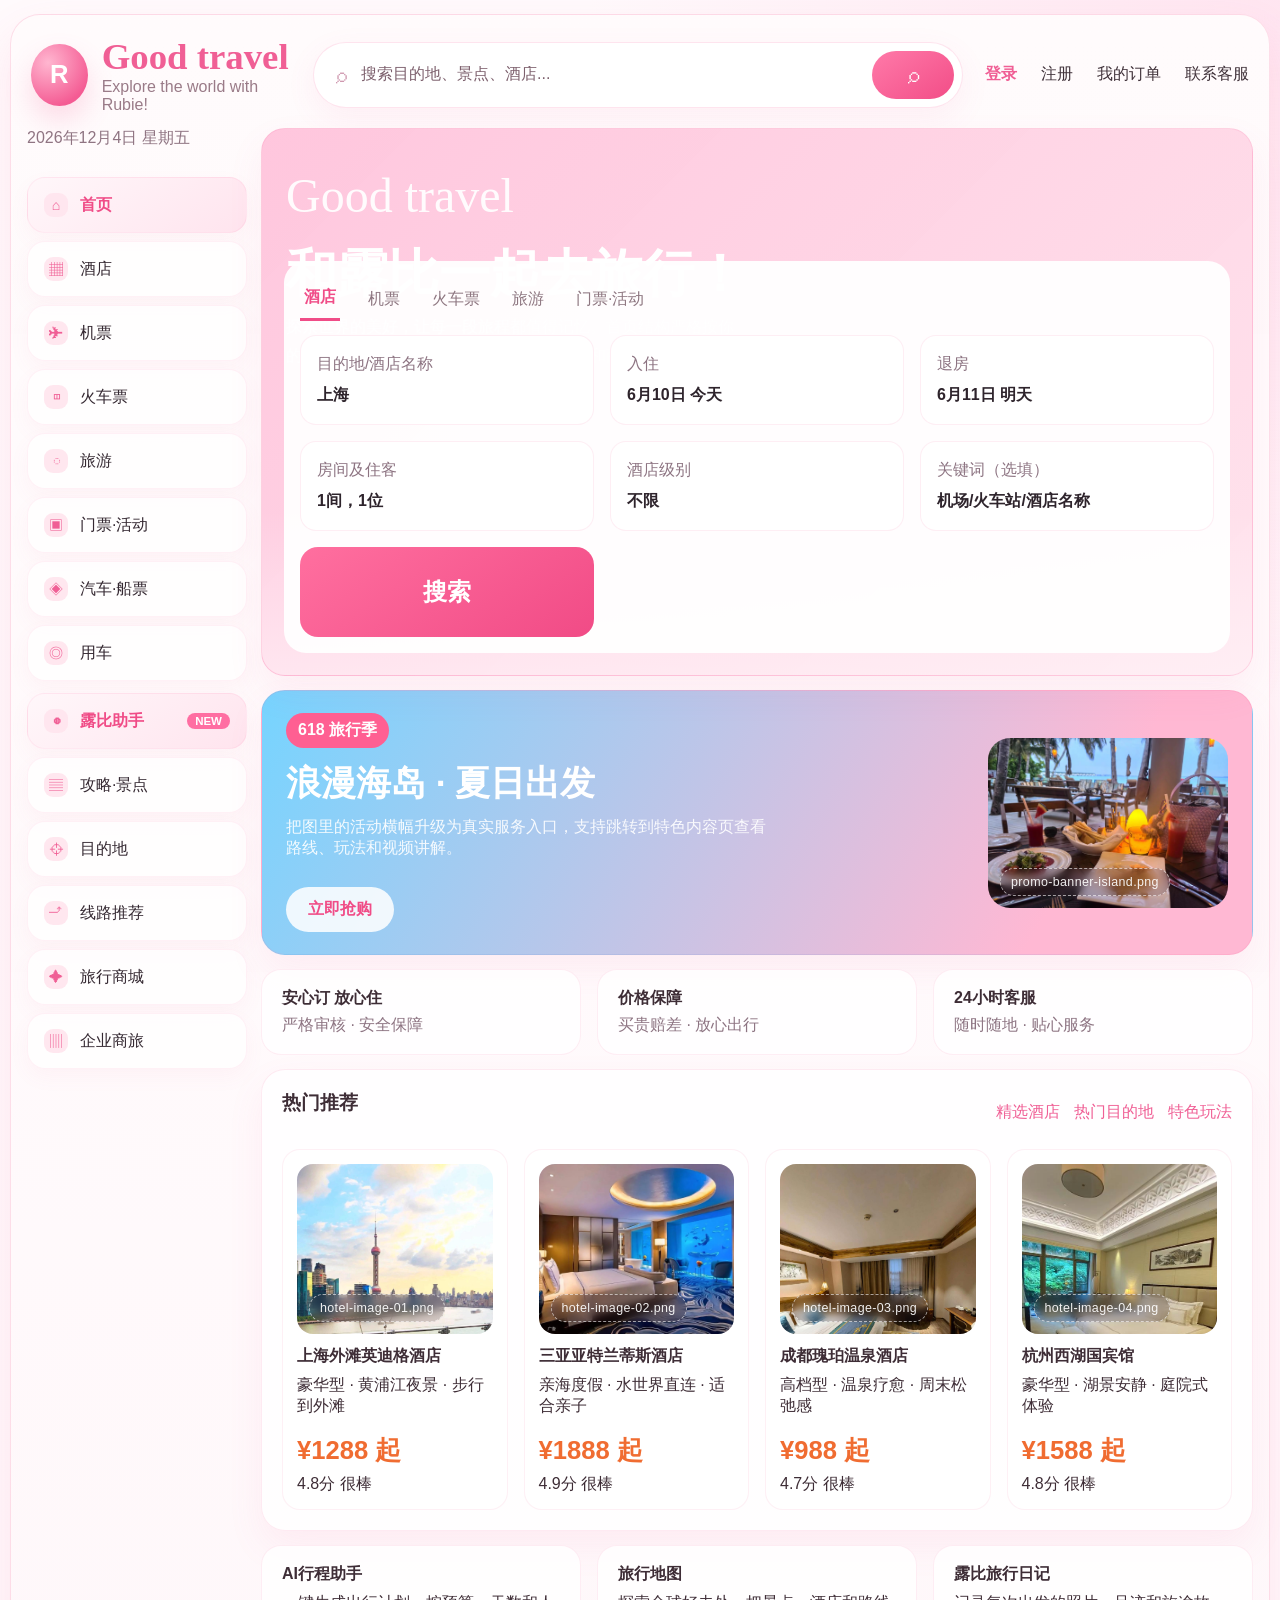
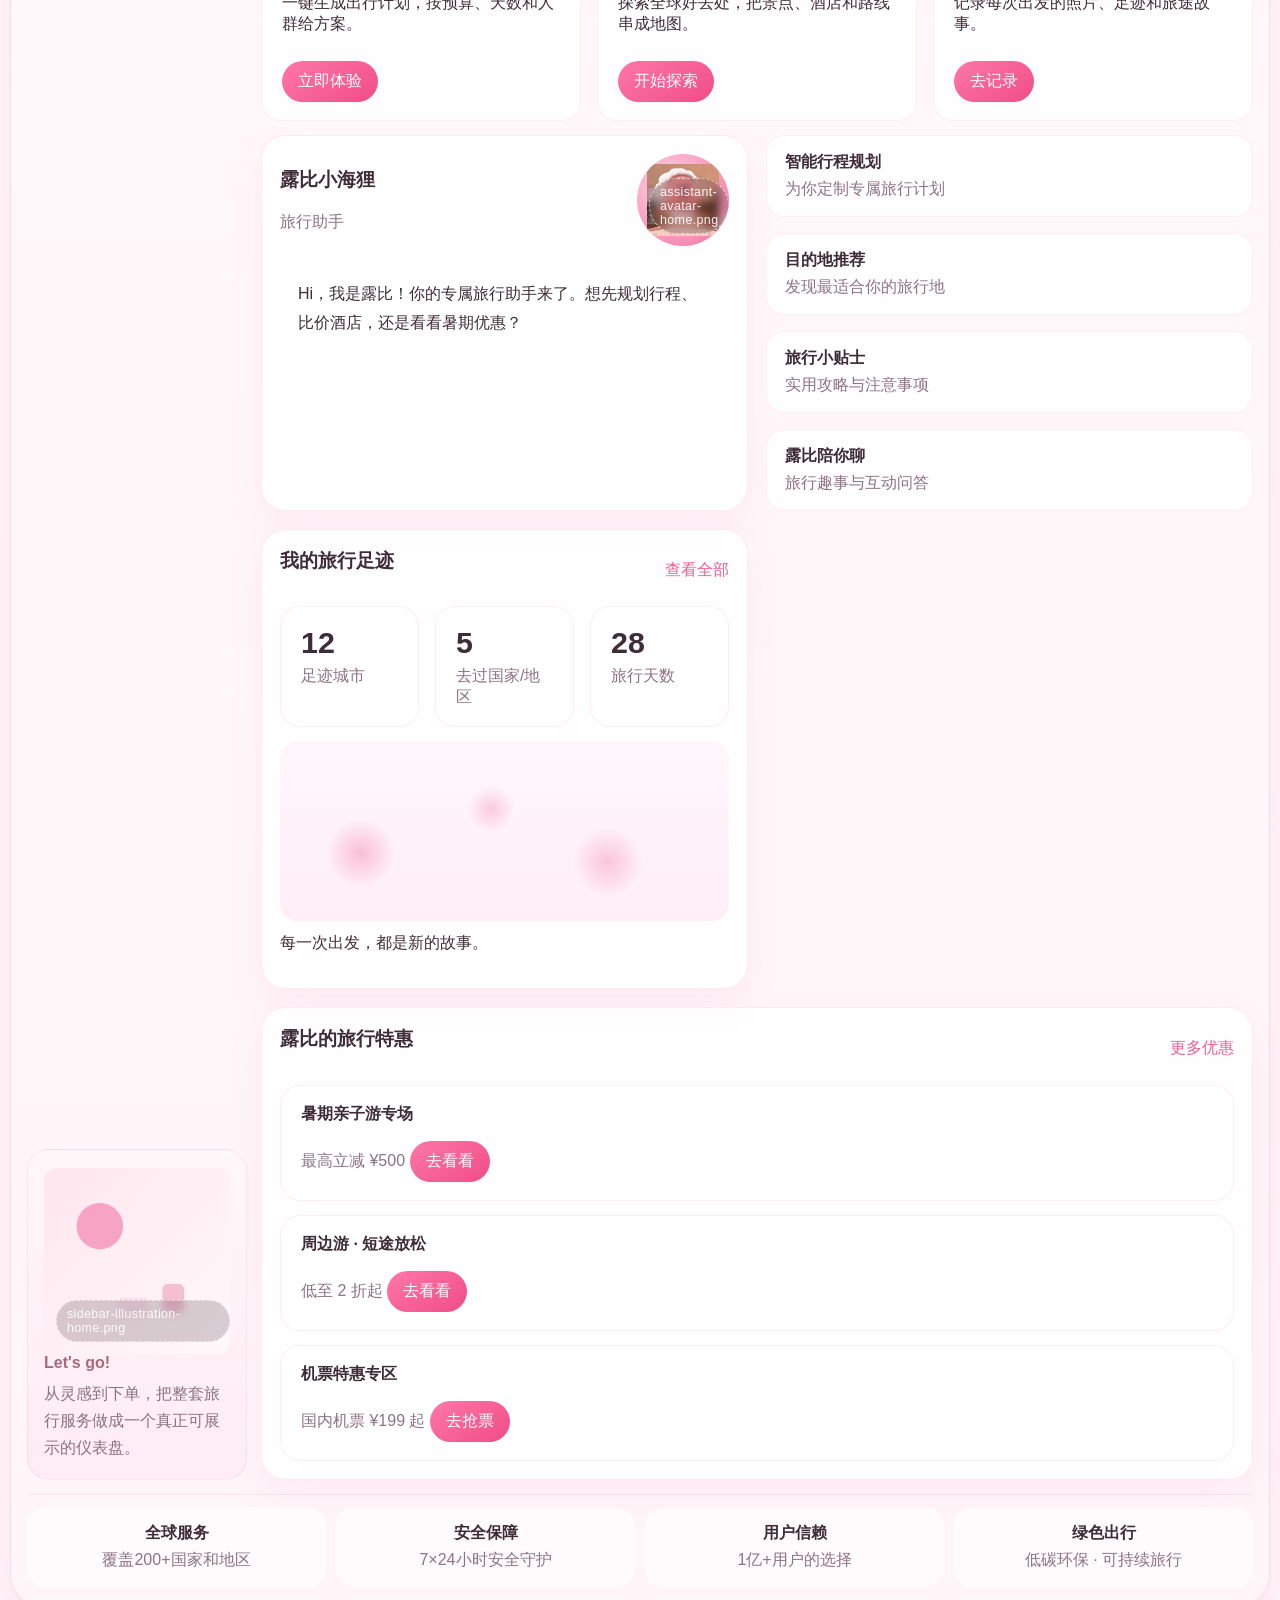
<file: index.html>
<!DOCTYPE html>
<html lang="zh-CN">
<head>
  <meta charset="UTF-8">
  <meta name="viewport" content="width=device-width, initial-scale=1.0">
  <title>露比旅行站 - 首页</title>
  <link rel="stylesheet" href="styles/main.css">
</head>
<body>
  <div class="travel-dashboard">
    <!-- 首页头部：品牌、搜索框与站内主导航。 -->
    <header class="travel-topbar">
      <div class="travel-logo">
        <div class="travel-logo-mark">R</div>
        <div>
          <h1>Good travel</h1>
          <p>Explore the world with Rubie!</p>
        </div>
      </div>
      <div class="travel-searchbar">
        <span class="search-icon">⌕</span>
        <input type="text" value="搜索目的地、景点、酒店..." aria-label="搜索">
        <button type="button">⌕</button>
      </div>
      <nav class="travel-header-links">
        <a href="login.html">登录</a>
        <a href="register.html">注册</a>
        <a href="features.html">我的订单</a>
        <a href="themes.html">联系客服</a>
      </nav>
    </header>

    <!-- 首页主体：左侧导航与右侧核心业务展示。 -->
    <div class="travel-body">
      <aside class="travel-sidebar">
        <!-- 首页侧边栏：日期、业务入口、快捷推广和插画卡片。 -->
        <p class="live-date" id="currentDate"></p>
        <nav class="travel-main-nav">
          <a class="active" href="index.html"><span class="nav-icon">⌂</span><span>首页</span></a>
          <a href="features.html"><span class="nav-icon">▦</span><span>酒店</span></a>
          <a href="features.html"><span class="nav-icon">✈</span><span>机票</span></a>
          <a href="features.html"><span class="nav-icon">◫</span><span>火车票</span></a>
          <a href="themes.html"><span class="nav-icon">◌</span><span>旅游</span></a>
          <a href="themes.html"><span class="nav-icon">▣</span><span>门票·活动</span></a>
          <a href="themes.html"><span class="nav-icon">◈</span><span>汽车·船票</span></a>
          <a href="themes.html"><span class="nav-icon">◎</span><span>用车</span></a>
        </nav>

        <div class="travel-side-section">
          <a class="travel-side-promo active" href="features.html"><span class="promo-icon">◍</span><span>露比助手</span><b>NEW</b></a>
          <a class="travel-side-promo" href="themes.html"><span class="promo-icon">▤</span><span>攻略·景点</span></a>
          <a class="travel-side-promo" href="themes.html"><span class="promo-icon">⌖</span><span>目的地</span></a>
          <a class="travel-side-promo" href="themes.html"><span class="promo-icon">⤴</span><span>线路推荐</span></a>
          <a class="travel-side-promo" href="themes.html"><span class="promo-icon">✦</span><span>旅行商城</span></a>
          <a class="travel-side-promo" href="themes.html"><span class="promo-icon">▥</span><span>企业商旅</span></a>
        </div>

        <div class="travel-illustration-card">
          <div class="travel-illustration-placeholder image-slot" data-slot="sidebar-illustration-home.png">
            <img class="ui-placeholder-img" src="assets/images/placeholders/illustration-panel.svg" alt="首页侧边插画占位图" loading="lazy">
          </div>
          <p>Let's go!</p>
          <span>从灵感到下单，把整套旅行服务做成一个真正可展示的仪表盘。</span>
        </div>
      </aside>

      <main class="travel-main">
        <section class="travel-center">
          <!-- 主视觉区域：品牌主标题、业务搜索卡片和吉祥物视觉。 -->
          <article class="travel-hero">
            <div class="travel-hero-copy">
              <p class="travel-script">Good travel</p>
              <h2>和露比一起去旅行！</h2>
              <p>探索世界的美好，让每一段旅程都值得记忆。首页结构严格按你的设计稿拆成主横幅、业务检索、活动推荐和商品卡片。</p>
            </div>
            <div class="travel-hero-visual image-slot" data-slot="hero-mascot-home.png">
              <div class="travel-cloud cloud-a"></div>
              <div class="travel-cloud cloud-b"></div>
              <div class="travel-flight-line"></div>
              <img class="travel-hero-mascot travel-hero-mascot-img" src="assets/images/placeholders/mascot-circle.svg" alt="首页主视觉吉祥物占位图" loading="lazy">
            </div>

            <div class="travel-booking-card">
              <div class="travel-booking-tabs">
                <button class="active" type="button">酒店</button>
                <button type="button">机票</button>
                <button type="button">火车票</button>
                <button type="button">旅游</button>
                <button type="button">门票·活动</button>
              </div>
              <div class="travel-booking-grid">
                <div>
                  <span>目的地/酒店名称</span>
                  <strong>上海</strong>
                </div>
                <div>
                  <span>入住</span>
                  <strong>6月10日 今天</strong>
                </div>
                <div>
                  <span>退房</span>
                  <strong>6月11日 明天</strong>
                </div>
                <div>
                  <span>房间及住客</span>
                  <strong>1间，1位</strong>
                </div>
                <div>
                  <span>酒店级别</span>
                  <strong>不限</strong>
                </div>
                <div>
                  <span>关键词（选填）</span>
                  <strong>机场/火车站/酒店名称</strong>
                </div>
                <button class="travel-search-cta" type="button">搜索</button>
              </div>
            </div>
          </article>

          <!-- 活动横幅：作为首页推荐入口，联动特色内容页。 -->
          <article class="travel-sale-banner">
            <div>
              <span class="sale-badge">618 旅行季</span>
              <h3>浪漫海岛 · 夏日出发</h3>
              <p>把图里的活动横幅升级为真实服务入口，支持跳转到特色内容页查看路线、玩法和视频讲解。</p>
              <a class="travel-light-btn" href="features.html">立即抢购</a>
            </div>
            <div class="travel-sale-art image-slot" data-slot="promo-banner-island.png">
              <img class="ui-placeholder-img sale-art-img" src="assets/images/home/promo-banner-island.png.png" alt="活动横幅插画" loading="lazy">
            </div>
          </article>

          <!-- 服务亮点：展示平台承诺与业务卖点。 -->
          <section class="travel-service-highlights">
            <article>
              <strong>安心订 放心住</strong>
              <span>严格审核 · 安全保障</span>
            </article>
            <article>
              <strong>价格保障</strong>
              <span>买贵赔差 · 放心出行</span>
            </article>
            <article>
              <strong>24小时客服</strong>
              <span>随时随地 · 贴心服务</span>
            </article>
          </section>

          <!-- 热门推荐：展示首页酒店卡片与图片资源。 -->
          <section class="travel-recommend-panel">
            <div class="travel-panel-head">
              <h3>热门推荐</h3>
              <div>
                <a href="features.html">精选酒店</a>
                <a href="themes.html">热门目的地</a>
                <a href="themes.html">特色玩法</a>
              </div>
            </div>
            <div class="travel-hotel-grid">
              <article class="travel-hotel-card">
                <div class="travel-hotel-image hotel-a image-slot" data-slot="hotel-image-01.png">
                  <img class="ui-placeholder-img" src="assets/images/home/hotel-image-01.png.png" alt="上海外滩英迪格酒店图片" loading="lazy">
                </div>
                <h4>上海外滩英迪格酒店</h4>
                <p>豪华型 · 黄浦江夜景 · 步行到外滩</p>
                <strong>¥1288 起</strong>
                <span>4.8分 很棒</span>
              </article>
              <article class="travel-hotel-card">
                <div class="travel-hotel-image hotel-b image-slot" data-slot="hotel-image-02.png">
                  <img class="ui-placeholder-img" src="assets/images/home/hotel-image-02.png.png" alt="三亚亚特兰蒂斯酒店图片" loading="lazy">
                </div>
                <h4>三亚亚特兰蒂斯酒店</h4>
                <p>亲海度假 · 水世界直连 · 适合亲子</p>
                <strong>¥1888 起</strong>
                <span>4.9分 很棒</span>
              </article>
              <article class="travel-hotel-card">
                <div class="travel-hotel-image hotel-c image-slot" data-slot="hotel-image-03.png">
                  <img class="ui-placeholder-img" src="assets/images/home/hotel-image-03.png.png" alt="成都瑰珀温泉酒店图片" loading="lazy">
                </div>
                <h4>成都瑰珀温泉酒店</h4>
                <p>高档型 · 温泉疗愈 · 周末松弛感</p>
                <strong>¥988 起</strong>
                <span>4.7分 很棒</span>
              </article>
              <article class="travel-hotel-card">
                <div class="travel-hotel-image hotel-d image-slot" data-slot="hotel-image-04.png">
                  <img class="ui-placeholder-img" src="assets/images/home/hotel-image-04.png.png" alt="杭州西湖国宾馆图片" loading="lazy">
                </div>
                <h4>杭州西湖国宾馆</h4>
                <p>豪华型 · 湖景安静 · 庭院式体验</p>
                <strong>¥1588 起</strong>
                <span>4.8分 很棒</span>
              </article>
            </div>
          </section>

          <!-- 小工具区域：补充 AI 行程、地图和旅行日记功能入口。 -->
          <section class="travel-mini-tools">
            <article>
              <h4>AI行程助手</h4>
              <p>一键生成出行计划，按预算、天数和人群给方案。</p>
              <a href="features.html">立即体验</a>
            </article>
            <article>
              <h4>旅行地图</h4>
              <p>探索全球好去处，把景点、酒店和路线串成地图。</p>
              <a href="themes.html">开始探索</a>
            </article>
            <article>
              <h4>露比旅行日记</h4>
              <p>记录每次出发的照片、足迹和旅途故事。</p>
              <a href="themes.html">去记录</a>
            </article>
          </section>
        </section>

        <!-- 右侧信息栏：助手、快捷服务、用户足迹和优惠信息。 -->
        <aside class="travel-rightbar">
          <article class="travel-assistant-panel">
            <div class="travel-assistant-head">
              <div>
                <h3>露比小海狸</h3>
                <span>旅行助手</span>
              </div>
              <div class="travel-avatar image-slot" data-slot="assistant-avatar-home.png">
                <img class="ui-placeholder-img avatar-placeholder-img" src="assets/images/home/assistant-avatar-home.png.png" alt="首页助手头像" loading="lazy">
              </div>
            </div>
            <div class="travel-chat-box">
              Hi，我是露比！你的专属旅行助手来了。想先规划行程、比价酒店，还是看看暑期优惠？
            </div>
          </article>

          <section class="travel-quick-services">
            <a href="features.html"><strong>智能行程规划</strong><span>为你定制专属旅行计划</span></a>
            <a href="themes.html"><strong>目的地推荐</strong><span>发现最适合你的旅行地</span></a>
            <a href="themes.html"><strong>旅行小贴士</strong><span>实用攻略与注意事项</span></a>
            <a href="features.html"><strong>露比陪你聊</strong><span>旅行趣事与互动问答</span></a>
          </section>

          <article class="travel-footprint-card">
            <div class="travel-panel-head">
              <h3>我的旅行足迹</h3>
              <a href="themes.html">查看全部</a>
            </div>
            <div class="travel-footprint-stats">
              <div><strong>12</strong><span>足迹城市</span></div>
              <div><strong>5</strong><span>去过国家/地区</span></div>
              <div><strong>28</strong><span>旅行天数</span></div>
            </div>
            <div class="travel-world-map"></div>
            <p>每一次出发，都是新的故事。</p>
          </article>

          <section class="travel-offer-panel">
            <div class="travel-panel-head">
              <h3>露比的旅行特惠</h3>
              <a href="features.html">更多优惠</a>
            </div>
            <article>
              <strong>暑期亲子游专场</strong>
              <span>最高立减 ¥500</span>
              <a href="features.html">去看看</a>
            </article>
            <article>
              <strong>周边游 · 短途放松</strong>
              <span>低至 2 折起</span>
              <a href="themes.html">去看看</a>
            </article>
            <article>
              <strong>机票特惠专区</strong>
              <span>国内机票 ¥199 起</span>
              <a href="features.html">去抢票</a>
            </article>
          </section>
        </aside>
      </main>
    </div>

    <!-- 页脚服务说明：强化平台覆盖能力与安全服务信息。 -->
    <footer class="travel-footer-services">
      <article><strong>全球服务</strong><span>覆盖200+国家和地区</span></article>
      <article><strong>安全保障</strong><span>7×24小时安全守护</span></article>
      <article><strong>用户信赖</strong><span>1亿+用户的选择</span></article>
      <article><strong>绿色出行</strong><span>低碳环保 · 可持续旅行</span></article>
    </footer>
  </div>

  <script src="scripts/main.js"></script>
</body>
</html>
</file>
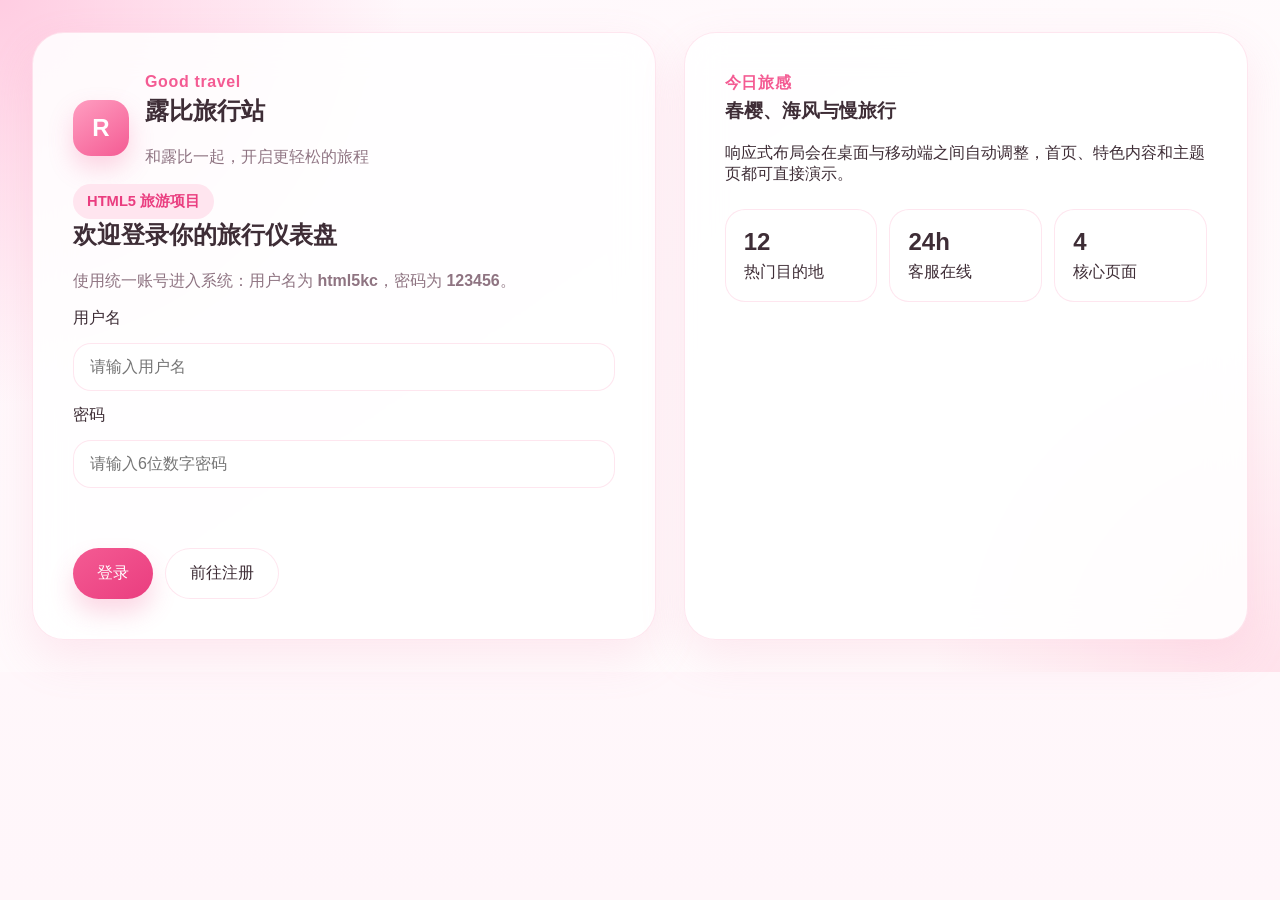
<file: login.html>
<!DOCTYPE html>
<html lang="zh-CN">
<head>
  <meta charset="UTF-8">
  <meta name="viewport" content="width=device-width, initial-scale=1.0">
  <title>露比旅行站 - 登录</title>
  <link rel="stylesheet" href="styles/main.css">
  <style>
    body {
      background:
        radial-gradient(circle at top left, rgba(255, 182, 212, 0.65), transparent 28%),
        radial-gradient(circle at bottom right, rgba(255, 221, 232, 0.85), transparent 24%),
        linear-gradient(145deg, #fff7fb, #fffdfd);
    }
  </style>
</head>
<body class="login-body">
  <main class="login-shell">
    <!-- 登录信息区：展示品牌信息、项目说明与登录表单。 -->
    <section class="login-card">
      <div class="brand-pill">
        <div class="brand-icon">R</div>
        <div>
          <p class="eyebrow">Good travel</p>
          <h1>露比旅行站</h1>
          <p class="subtle">和露比一起，开启更轻松的旅程</p>
        </div>
      </div>
      <div class="panel-copy">
        <span class="tag">HTML5 旅游项目</span>
        <h2>欢迎登录你的旅行仪表盘</h2>
        <p>使用统一账号进入系统：用户名为 <strong>html5kc</strong>，密码为 <strong>123456</strong>。</p>
      </div>
      <!-- 登录表单：对应考查要求中的用户名、密码与前端校验。 -->
      <form id="loginForm" class="glass-form" novalidate>
        <label for="username">用户名</label>
        <input id="username" name="username" type="text" maxlength="10" placeholder="请输入用户名" required>

        <label for="password">密码</label>
        <input id="password" name="password" type="password" inputmode="numeric" maxlength="6" pattern="\d{6}" placeholder="请输入6位数字密码" required>

        <p id="loginMessage" class="form-message" aria-live="polite"></p>

        <div class="form-actions">
          <button type="submit" class="primary-btn">登录</button>
          <a class="ghost-btn" href="register.html">前往注册</a>
        </div>
      </form>
    </section>

    <!-- 右侧展示区：补充项目卖点与响应式界面效果。 -->
    <aside class="login-showcase">
      <div class="showcase-card float-card">
        <p class="eyebrow">今日旅感</p>
        <h3>春樱、海风与慢旅行</h3>
        <p>响应式布局会在桌面与移动端之间自动调整，首页、特色内容和主题页都可直接演示。</p>
      </div>
      <div class="mini-stats">
        <article>
          <strong>12</strong>
          <span>热门目的地</span>
        </article>
        <article>
          <strong>24h</strong>
          <span>客服在线</span>
        </article>
        <article>
          <strong>4</strong>
          <span>核心页面</span>
        </article>
      </div>
    </aside>
  </main>

  <script src="scripts/main.js"></script>
</body>
</html>
</file>
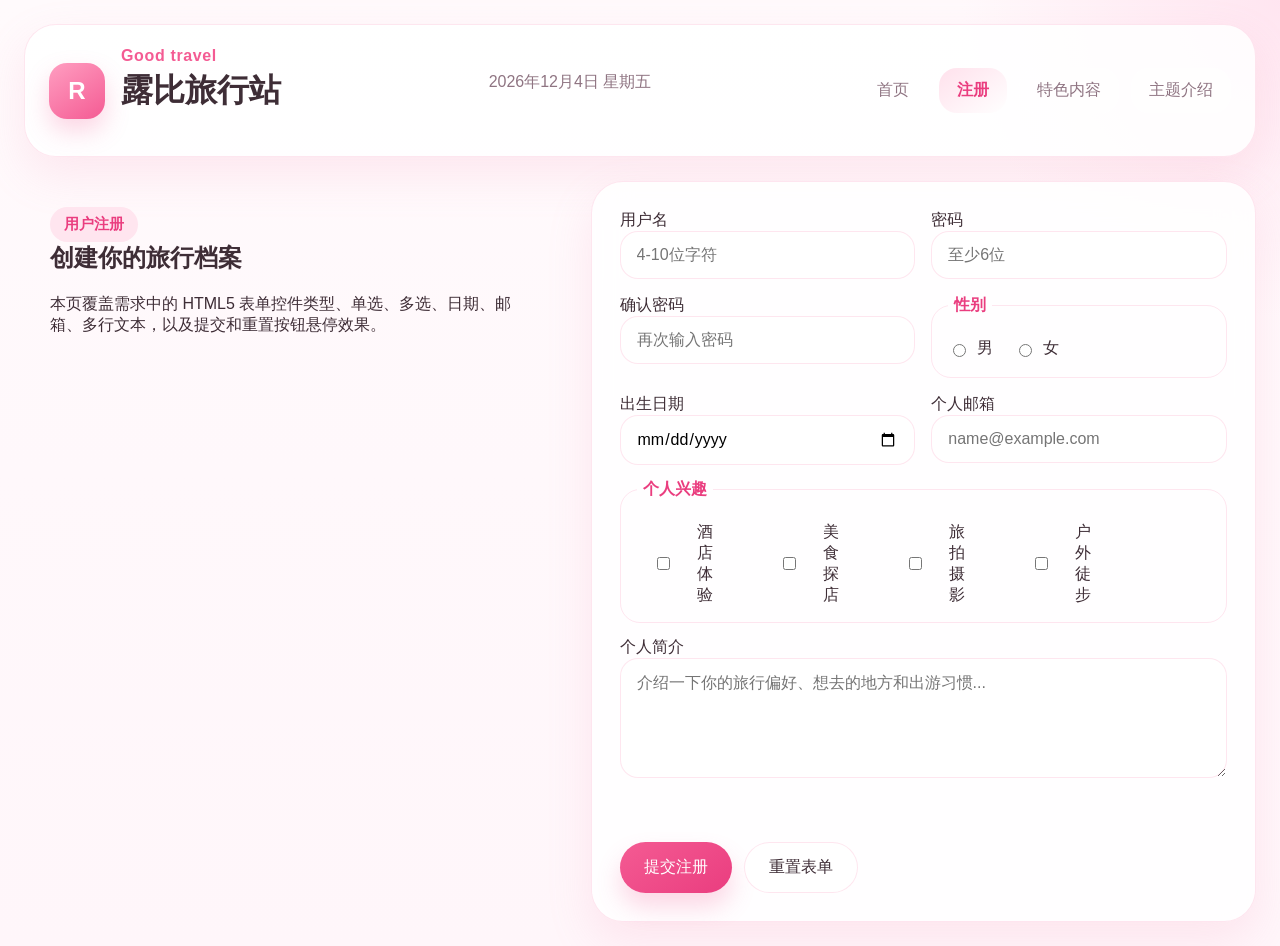
<file: register.html>
<!DOCTYPE html>
<html lang="zh-CN">
<head>
  <meta charset="UTF-8">
  <meta name="viewport" content="width=device-width, initial-scale=1.0">
  <title>露比旅行站 - 注册</title>
  <link rel="stylesheet" href="styles/main.css">
</head>
<body>
  <div class="page-shell">
    <!-- 注册页头部：显示品牌、日期和站内主导航。 -->
    <header class="page-header">
      <div class="sidebar-brand">
        <div class="brand-icon">R</div>
        <div>
          <p class="eyebrow">Good travel</p>
          <h1>露比旅行站</h1>
        </div>
      </div>
      <p class="live-date" id="currentDate"></p>
      <nav class="page-nav">
        <a href="index.html">首页</a>
        <a class="active" href="register.html">注册</a>
        <a href="features.html">特色内容</a>
        <a href="themes.html">主题介绍</a>
      </nav>
    </header>

    <!-- 注册页主体：左侧说明，右侧为完整的 HTML5 表单。 -->
    <main class="register-layout">
      <section class="page-intro">
        <span class="tag">用户注册</span>
        <h2>创建你的旅行档案</h2>
        <p>本页覆盖需求中的 HTML5 表单控件类型、单选、多选、日期、邮箱、多行文本，以及提交和重置按钮悬停效果。</p>
      </section>

      <!-- 注册表单：覆盖文本、密码、日期、邮箱、单选、复选和多行文本等控件。 -->
      <section class="register-card">
        <form id="registerForm" class="register-form">
          <div class="field-grid">
            <label>
              用户名
              <input type="text" name="regUsername" maxlength="10" minlength="4" required placeholder="4-10位字符">
            </label>
            <label>
              密码
              <input type="password" name="regPassword" maxlength="12" minlength="6" required placeholder="至少6位">
            </label>
            <label>
              确认密码
              <input type="password" name="confirmPassword" maxlength="12" minlength="6" required placeholder="再次输入密码">
            </label>
            <fieldset>
              <legend>性别</legend>
              <label class="inline-option"><input type="radio" name="gender" value="male" required> 男</label>
              <label class="inline-option"><input type="radio" name="gender" value="female"> 女</label>
            </fieldset>
            <label>
              出生日期
              <input type="date" name="birthday" required>
            </label>
            <label>
              个人邮箱
              <input type="email" name="email" required placeholder="name@example.com">
            </label>
          </div>

          <fieldset>
            <legend>个人兴趣</legend>
            <div class="check-grid">
              <label class="inline-option"><input type="checkbox" name="hobby" value="hotel"> 酒店体验</label>
              <label class="inline-option"><input type="checkbox" name="hobby" value="food"> 美食探店</label>
              <label class="inline-option"><input type="checkbox" name="hobby" value="photo"> 旅拍摄影</label>
              <label class="inline-option"><input type="checkbox" name="hobby" value="hike"> 户外徒步</label>
            </div>
          </fieldset>

          <label>
            个人简介
            <textarea name="bio" rows="5" minlength="20" placeholder="介绍一下你的旅行偏好、想去的地方和出游习惯..." required></textarea>
          </label>

          <p id="registerMessage" class="form-message" aria-live="polite"></p>

          <div class="form-actions">
            <button type="submit" class="primary-btn">提交注册</button>
            <button type="reset" class="ghost-btn">重置表单</button>
          </div>
        </form>
      </section>
    </main>
  </div>

  <script src="scripts/main.js"></script>
</body>
</html>
</file>
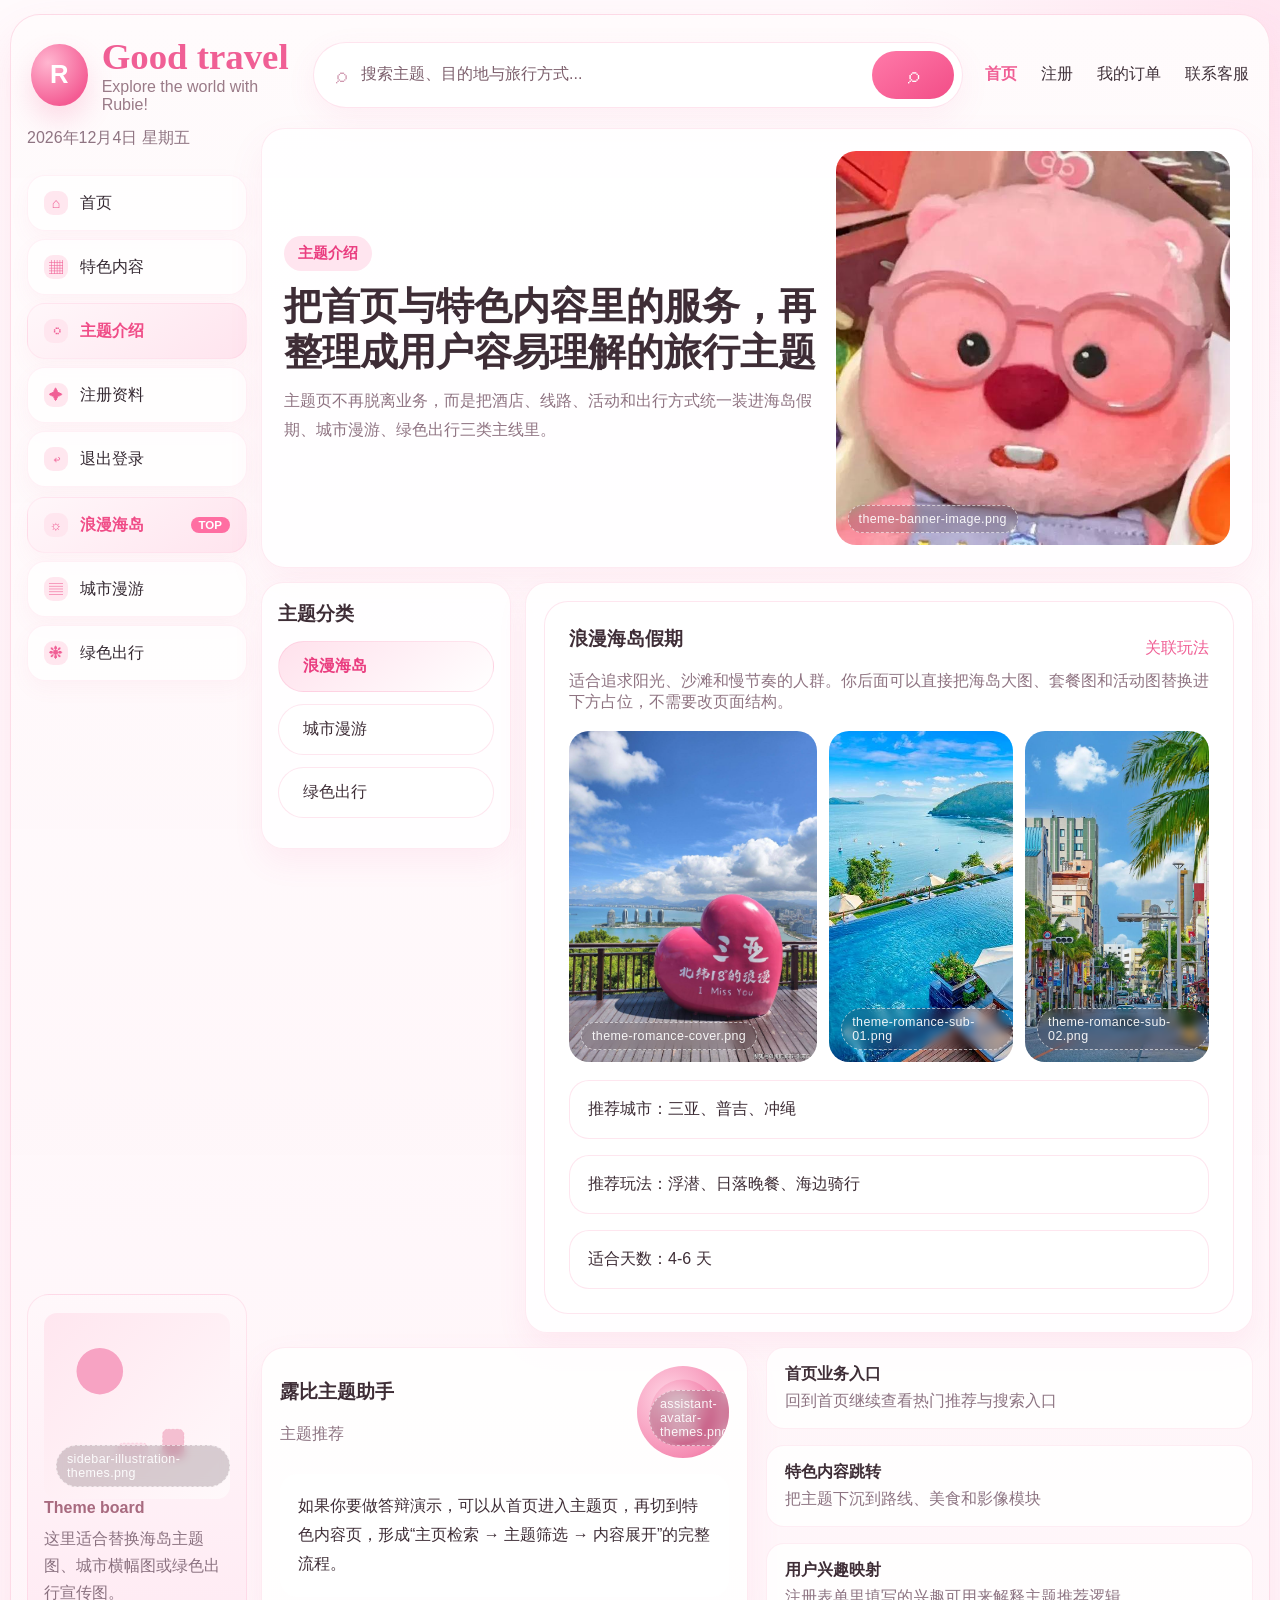
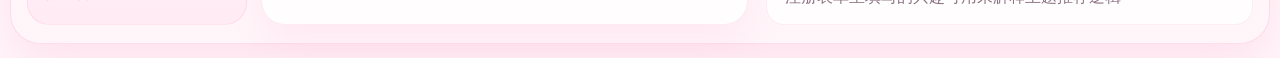
<file: themes.html>
<!DOCTYPE html>
<html lang="zh-CN">
<head>
  <meta charset="UTF-8">
  <meta name="viewport" content="width=device-width, initial-scale=1.0">
  <title>露比旅行站 - 主题介绍</title>
  <link rel="stylesheet" href="styles/main.css">
</head>
<body>
  <div class="travel-dashboard travel-dashboard-inner">
    <!-- 主题介绍页头部：延续统一站点结构，保证多页面体验一致。 -->
    <header class="travel-topbar">
      <div class="travel-logo">
        <div class="travel-logo-mark">R</div>
        <div>
          <h1>Good travel</h1>
          <p>Explore the world with Rubie!</p>
        </div>
      </div>
      <div class="travel-searchbar">
        <span class="search-icon">⌕</span>
        <input type="text" value="搜索主题、目的地与旅行方式..." aria-label="搜索主题">
        <button type="button">⌕</button>
      </div>
      <nav class="travel-header-links">
        <a href="index.html">首页</a>
        <a href="register.html">注册</a>
        <a href="features.html">我的订单</a>
        <a href="themes.html">联系客服</a>
      </nav>
    </header>

    <!-- 主题介绍页主体：左侧主题菜单，右侧主题内容面板。 -->
    <div class="travel-body">
      <aside class="travel-sidebar">
        <!-- 左侧主题导航：日期、主题分类入口和插画说明。 -->
        <p class="live-date" id="currentDate"></p>
        <nav class="travel-main-nav">
          <a href="index.html"><span class="nav-icon">⌂</span><span>首页</span></a>
          <a href="features.html"><span class="nav-icon">▦</span><span>特色内容</span></a>
          <a class="active" href="themes.html"><span class="nav-icon">◌</span><span>主题介绍</span></a>
          <a href="register.html"><span class="nav-icon">✦</span><span>注册资料</span></a>
          <a href="login.html"><span class="nav-icon">↩</span><span>退出登录</span></a>
        </nav>

        <div class="travel-side-section">
          <a class="travel-side-promo active" href="themes.html"><span class="promo-icon">☼</span><span>浪漫海岛</span><b>TOP</b></a>
          <a class="travel-side-promo" href="themes.html"><span class="promo-icon">▤</span><span>城市漫游</span></a>
          <a class="travel-side-promo" href="themes.html"><span class="promo-icon">❋</span><span>绿色出行</span></a>
        </div>

        <div class="travel-illustration-card inner-illustration-card">
          <div class="travel-illustration-placeholder image-slot" data-slot="sidebar-illustration-themes.png">
            <img class="ui-placeholder-img" src="assets/images/placeholders/illustration-panel.svg" alt="主题介绍侧边插画占位图" loading="lazy">
          </div>
          <p>Theme board</p>
          <span>这里适合替换海岛主题图、城市横幅图或绿色出行宣传图。</span>
        </div>
      </aside>

      <main class="travel-main">
        <section class="travel-center">
          <!-- 页面横幅：说明主题页对首页和特色内容页的整合定位。 -->
          <article class="travel-inner-hero theme-inner-hero">
            <div class="travel-inner-copy">
              <span class="tag">主题介绍</span>
              <h2>把首页与特色内容里的服务，再整理成用户容易理解的旅行主题</h2>
              <p>主题页不再脱离业务，而是把酒店、线路、活动和出行方式统一装进海岛假期、城市漫游、绿色出行三类主线里。</p>
            </div>
            <div class="travel-inner-art theme-art-placeholder image-slot" data-slot="theme-banner-image.png">
              <img class="ui-placeholder-img" src="assets/images/themes/theme-banner-image.png" alt="主题介绍横幅" loading="lazy">
            </div>
          </article>

          <!-- 主题切换区：按浪漫海岛、城市漫游、绿色出行组织内容。 -->
          <section class="travel-feature-layout">
            <aside class="travel-feature-menu theme-feature-menu">
              <h3>主题分类</h3>
              <a class="theme-link active" href="#theme-romance" data-theme="romance">浪漫海岛</a>
              <a class="theme-link" href="#theme-city" data-theme="city">城市漫游</a>
              <a class="theme-link" href="#theme-green" data-theme="green">绿色出行</a>
            </aside>

            <section class="travel-feature-content themed-panels">
              <!-- 浪漫海岛面板：展示主题封面、子图和玩法摘要。 -->
              <article id="theme-romance" class="theme-panel active" data-theme-panel="romance">
                <div class="travel-panel-head">
                  <h3>浪漫海岛假期</h3>
                  <a href="features.html">关联玩法</a>
                </div>
                <p>适合追求阳光、沙滩和慢节奏的人群。你后面可以直接把海岛大图、套餐图和活动图替换进下方占位，不需要改页面结构。</p>
                <div class="travel-theme-gallery">
                  <div class="feature-image-placeholder large image-slot" data-slot="theme-romance-cover.png">
                    <img class="ui-placeholder-img" src="assets/images/themes/theme-romance-cover.png" alt="浪漫海岛主题封面" loading="lazy">
                  </div>
                  <div class="feature-image-placeholder image-slot" data-slot="theme-romance-sub-01.png">
                    <img class="ui-placeholder-img" src="assets/images/themes/theme-romance-sub-01.png" alt="浪漫海岛子图一" loading="lazy">
                  </div>
                  <div class="feature-image-placeholder image-slot" data-slot="theme-romance-sub-02.png">
                    <img class="ui-placeholder-img" src="assets/images/themes/theme-romance-sub-02.png" alt="浪漫海岛子图二" loading="lazy">
                  </div>
                </div>
                <div class="theme-points">
                  <article>推荐城市：三亚、普吉、冲绳</article>
                  <article>推荐玩法：浮潜、日落晚餐、海边骑行</article>
                  <article>适合天数：4-6 天</article>
                </div>
              </article>

              <!-- 城市漫游面板：展示城市漫游主题图与相关说明。 -->
              <article id="theme-city" class="theme-panel" data-theme-panel="city">
                <div class="travel-panel-head">
                  <h3>城市漫游计划</h3>
                  <a href="index.html">回到首页推荐</a>
                </div>
                <p>围绕建筑、咖啡馆、展览和夜景，把酒店、餐饮和路线推荐做成一组完整城市漫游服务。切换时保留动画效果，继续满足课程要求。</p>
                <div class="travel-theme-gallery">
                  <div class="feature-image-placeholder large image-slot" data-slot="theme-city-cover.png">
                    <img class="ui-placeholder-img" src="assets/images/themes/theme-city-cover.png" alt="城市漫游主题封面" loading="lazy">
                  </div>
                  <div class="feature-image-placeholder image-slot" data-slot="theme-city-sub-01.png">
                    <img class="ui-placeholder-img" src="assets/images/themes/theme-city-sub-01.png" alt="城市漫游子图一" loading="lazy">
                  </div>
                  <div class="feature-image-placeholder image-slot" data-slot="theme-city-sub-02.png">
                    <img class="ui-placeholder-img" src="assets/images/themes/theme-city-sub-02.png" alt="城市漫游子图二占位图" loading="lazy">
                  </div>
                </div>
                <div class="theme-points">
                  <article>推荐城市：上海、东京、首尔</article>
                  <article>推荐玩法：街区步行、博物馆、夜游路线</article>
                  <article>适合天数：2-4 天</article>
                </div>
              </article>

              <!-- 绿色出行面板：展示主题图片并配合动画进度条表现数据。 -->
              <article id="theme-green" class="theme-panel" data-theme-panel="green">
                <div class="travel-panel-head">
                  <h3>绿色低碳之旅</h3>
                  <a href="features.html">查看内容关联</a>
                </div>
                <p>强调公共交通、环保酒店和本地化体验。这里保留动画进度条，同时也提供图像占位，方便后续替换低碳出行相关插画或海报。</p>
                <div class="travel-theme-gallery">
                  <div class="feature-image-placeholder large image-slot" data-slot="theme-green-cover.png">
                    <img class="ui-placeholder-img" src="assets/images/themes/theme-green-cover.png" alt="绿色出行主题封面" loading="lazy">
                  </div>
                  <div class="feature-image-placeholder image-slot" data-slot="theme-green-sub-01.png">
                    <img class="ui-placeholder-img" src="assets/images/themes/theme-green-sub-01.png" alt="绿色出行子图一" loading="lazy">
                  </div>
                  <div class="feature-image-placeholder image-slot" data-slot="theme-green-sub-02.png">
                    <img class="ui-placeholder-img" src="assets/images/themes/theme-green-sub-02.png" alt="绿色出行子图二" loading="lazy">
                  </div>
                </div>
                <div class="eco-bars">
                  <div><span>公共交通利用率</span><b style="width: 82%;"></b></div>
                  <div><span>可持续住宿比例</span><b style="width: 74%;"></b></div>
                  <div><span>本地体验参与度</span><b style="width: 91%;"></b></div>
                </div>
              </article>
            </section>
          </section>
        </section>

        <!-- 右侧辅助区：承接主题解释、页面跳转与业务联动说明。 -->
        <aside class="travel-rightbar">
          <article class="travel-assistant-panel">
            <div class="travel-assistant-head">
              <div>
                <h3>露比主题助手</h3>
                <span>主题推荐</span>
              </div>
              <div class="travel-avatar image-slot" data-slot="assistant-avatar-themes.png">
                <img class="ui-placeholder-img avatar-placeholder-img" src="assets/images/placeholders/avatar-circle.svg" alt="主题页助手头像占位图" loading="lazy">
              </div>
            </div>
            <div class="travel-chat-box">
              如果你要做答辩演示，可以从首页进入主题页，再切到特色内容页，形成“主页检索 → 主题筛选 → 内容展开”的完整流程。
            </div>
          </article>

          <section class="travel-quick-services">
            <a href="index.html"><strong>首页业务入口</strong><span>回到首页继续查看热门推荐与搜索入口</span></a>
            <a href="features.html"><strong>特色内容跳转</strong><span>把主题下沉到路线、美食和影像模块</span></a>
            <a href="register.html"><strong>用户兴趣映射</strong><span>注册表单里填写的兴趣可用来解释主题推荐逻辑</span></a>
          </section>
        </aside>
      </main>
    </div>
  </div>

  <script src="scripts/main.js"></script>
</body>
</html>
</file>
<file: styles/main.css>
/* 全局设计令牌：统一颜色、阴影、圆角与背景风格。 */
:root {
  --bg: #fff8fb;
  --panel: rgba(255, 255, 255, 0.86);
  --panel-strong: #ffffff;
  --text: #3e2d36;
  --muted: #8f7482;
  --primary: #f45b93;
  --primary-deep: #ea3d7f;
  --accent: #ffd9e8;
  --border: rgba(244, 91, 147, 0.15);
  --shadow: 0 18px 45px rgba(240, 134, 173, 0.16);
  --radius-xl: 32px;
  --radius-lg: 24px;
  --radius-md: 18px;
}

/* 自定义展示字体，用于标题和主题性文案。 */
@font-face {
  font-family: "TravelDisplay";
  src: local("STXingkai"), local("KaiTi"), local("Segoe Script");
}

/* 全局基础重置与通用元素样式。 */
* {
  box-sizing: border-box;
}

html, body {
  margin: 0;
  min-height: 100%;
  font-family: "Microsoft YaHei", "PingFang SC", sans-serif;
  color: var(--text);
  background:
    radial-gradient(circle at top right, rgba(255, 227, 239, 0.9), transparent 20%),
    linear-gradient(180deg, #fffafc 0%, #fff6fa 100%);
}

a {
  color: inherit;
  text-decoration: none;
}

button,
input,
textarea {
  font: inherit;
}

/* 登录页与通用壳层布局。 */
.login-body {
  display: grid;
  place-items: center;
  padding: 32px;
}

.login-shell,
.site-shell,
.page-shell {
  width: min(1440px, 100%);
}

.login-shell {
  display: grid;
  grid-template-columns: 1.05fr 0.95fr;
  gap: 28px;
  align-items: stretch;
}

/* 通用卡片、表单和按钮样式。 */
.login-card,
.login-showcase,
.sidebar,
.dashboard,
.register-card,
.menu-panel,
.content-panel,
.stats-card,
.journey-card,
.chart-card {
  background: var(--panel);
  border: 1px solid var(--border);
  box-shadow: var(--shadow);
  backdrop-filter: blur(18px);
}

.login-card,
.login-showcase,
.dashboard,
.register-card,
.stats-card,
.journey-card,
.chart-card,
.content-panel {
  border-radius: var(--radius-xl);
}

.login-card,
.login-showcase {
  padding: 40px;
}

.brand-pill,
.sidebar-brand {
  display: flex;
  align-items: center;
  gap: 16px;
}

.brand-icon {
  width: 56px;
  height: 56px;
  border-radius: 18px;
  display: grid;
  place-items: center;
  background: linear-gradient(145deg, #ff9ec1, #f45b93);
  color: #fff;
  font-weight: 700;
  font-size: 1.5rem;
  box-shadow: 0 12px 24px rgba(244, 91, 147, 0.25);
}

.eyebrow {
  margin: 0 0 4px;
  color: var(--primary);
  font-weight: 700;
  letter-spacing: 0.04em;
}

h1, h2, h3, h4, p {
  margin-top: 0;
}

.subtle,
.live-date,
.panel-copy p,
.assistant-card p,
.place-card p,
.theme-panel p,
.feature-view p {
  color: var(--muted);
}

.tag {
  display: inline-flex;
  padding: 8px 14px;
  border-radius: 999px;
  background: #ffe5ef;
  color: var(--primary-deep);
  font-size: 0.92rem;
  font-weight: 700;
}

.glass-form,
.register-form {
  display: grid;
  gap: 14px;
}

.glass-form input,
.register-form input,
.register-form textarea {
  width: 100%;
  border: 1px solid var(--border);
  border-radius: 18px;
  background: rgba(255, 255, 255, 0.88);
  padding: 14px 16px;
  outline: none;
  transition: border-color 0.2s ease, transform 0.2s ease;
}

.glass-form input:focus,
.register-form input:focus,
.register-form textarea:focus {
  border-color: var(--primary);
  transform: translateY(-1px);
}

.primary-btn,
.ghost-btn,
.feature-link,
.theme-link,
.media-controls button {
  border: none;
  border-radius: 999px;
  padding: 14px 24px;
  cursor: pointer;
  transition: transform 0.2s ease, box-shadow 0.2s ease, background 0.2s ease;
}

.primary-btn {
  background: linear-gradient(145deg, var(--primary), var(--primary-deep));
  color: #fff;
  box-shadow: 0 14px 24px rgba(244, 91, 147, 0.24);
}

.ghost-btn,
.theme-link,
.feature-link,
.media-controls button {
  background: #fff;
  color: var(--text);
  border: 1px solid var(--border);
}

.primary-btn:hover,
.ghost-btn:hover,
.feature-link:hover,
.theme-link:hover,
.media-controls button:hover,
.page-nav a:hover,
.side-nav a:hover,
.topbar-links a:hover {
  transform: translateY(-2px);
  box-shadow: 0 12px 22px rgba(244, 91, 147, 0.16);
}

.form-actions {
  display: flex;
  flex-wrap: wrap;
  gap: 12px;
  margin-top: 8px;
}

.form-message {
  min-height: 24px;
  margin: 0;
  font-size: 0.95rem;
  color: var(--primary-deep);
}

.float-card {
  animation: floatY 4s ease-in-out infinite;
}

.mini-stats {
  display: grid;
  grid-template-columns: repeat(3, 1fr);
  gap: 12px;
  margin-top: 24px;
}

.mini-stats article,
.info-cards article,
.theme-points article,
.service-row article,
.journey-card li,
.stats-row div {
  background: rgba(255, 255, 255, 0.8);
  border: 1px solid var(--border);
  border-radius: 20px;
  padding: 18px;
}

.mini-stats strong,
.stats-row strong {
  display: block;
  font-size: 1.5rem;
  margin-bottom: 6px;
}

.site-shell {
  display: grid;
  grid-template-columns: 280px 1fr;
  gap: 24px;
  padding: 24px;
}

.sidebar {
  border-radius: 34px;
  padding: 28px 22px;
  position: sticky;
  top: 24px;
  align-self: start;
}

.side-nav,
.page-nav,
.topbar-links {
  display: flex;
  flex-wrap: wrap;
  gap: 12px;
}

.side-nav {
  flex-direction: column;
  margin: 24px 0;
}

.side-nav a,
.page-nav a,
.topbar-links a {
  padding: 12px 18px;
  border-radius: 18px;
  color: var(--muted);
  background: rgba(255, 255, 255, 0.7);
}

.side-nav a.active,
.page-nav a.active,
.topbar-links a.active,
.feature-link.active,
.theme-link.active {
  background: linear-gradient(145deg, #ffe1ec, #fff);
  color: var(--primary-deep);
  font-weight: 700;
}

.sidebar-promo,
.assistant-card,
.promo-banner,
.hero-card {
  position: relative;
  overflow: hidden;
}

.sidebar-promo::after,
.hero-card::after,
.promo-banner::after {
  content: "";
  position: absolute;
  inset: auto -10% -20% auto;
  width: 180px;
  height: 180px;
  background: radial-gradient(circle, rgba(255, 214, 229, 0.95), transparent 70%);
}

.dashboard {
  padding: 24px;
}

.topbar,
.page-header {
  display: flex;
  justify-content: space-between;
  align-items: center;
  gap: 20px;
}

.hero-grid,
.content-grid,
.innovation-panel,
.split-layout,
.register-layout {
  display: grid;
  gap: 22px;
}

.hero-grid {
  grid-template-columns: 1.7fr 0.8fr;
  margin-top: 22px;
}

.hero-card {
  min-height: 420px;
  border-radius: 34px;
  padding: 32px;
  background:
    linear-gradient(145deg, rgba(255, 174, 204, 0.95), rgba(255, 227, 239, 0.9)),
    url("../image-1781105420035.png") center/cover;
  display: flex;
  flex-direction: column;
  justify-content: space-between;
}

.hero-copy {
  max-width: 520px;
  color: #fff;
}

.hero-copy h3 {
    font-size: clamp(2rem, 4vw, 3.8rem);
    line-height: 1.1;
    margin-bottom: 16px;
}

.hero-copy p,
.hero-copy .tag {
  color: #fff;
}

.hero-copy .tag {
  background: rgba(255, 255, 255, 0.18);
}

.hero-search,
.assistant-card,
.promo-banner,
.stats-card,
.recommend-section,
.service-row,
.innovation-panel {
  margin-top: 22px;
}

.hero-search {
  background: rgba(255, 255, 255, 0.93);
  border-radius: 28px;
  padding: 18px;
}

.search-tabs {
  display: flex;
  gap: 12px;
  margin-bottom: 18px;
}

.tab {
  border: none;
  border-bottom: 3px solid transparent;
  background: transparent;
  padding: 10px 18px;
  color: var(--muted);
}

.tab.active {
  border-color: var(--primary);
  color: var(--primary-deep);
  font-weight: 700;
}

.search-grid {
  display: grid;
  grid-template-columns: repeat(4, 1fr);
  gap: 12px;
  align-items: center;
}

.search-grid > div,
.assistant-card,
.place-card,
.recommend-section,
.promo-banner,
.journey-card,
.chart-card,
.theme-panel,
.feature-view {
  background: rgba(255, 255, 255, 0.92);
  border: 1px solid var(--border);
  border-radius: 24px;
}

.search-grid > div {
  padding: 18px;
}

.search-grid span {
  display: block;
  margin-bottom: 8px;
  color: var(--muted);
}

.assistant-card,
.promo-banner,
.recommend-section,
.journey-card,
.chart-card,
.theme-panel,
.feature-view {
  padding: 24px;
}

.assistant-list,
.journey-card ul {
  margin: 18px 0 0;
  padding-left: 18px;
}

.content-grid {
  grid-template-columns: 1.55fr 0.9fr;
}

.promo-banner {
  min-height: 220px;
  display: flex;
  align-items: center;
  background: linear-gradient(120deg, #6fc9ff, #ffbfda 75%);
}

.card-heading {
  display: flex;
  justify-content: space-between;
  align-items: center;
  gap: 16px;
}

.stats-row,
.service-row,
.card-grid,
.info-cards,
.theme-points,
.eco-bars,
.field-grid {
  display: grid;
  gap: 16px;
}

.stats-row {
  grid-template-columns: repeat(3, 1fr);
  margin: 18px 0;
}

.map-strip {
  height: 120px;
  border-radius: 22px;
  background:
    radial-gradient(circle at 20% 55%, rgba(244, 91, 147, 0.24), transparent 13%),
    radial-gradient(circle at 48% 38%, rgba(244, 91, 147, 0.22), transparent 12%),
    radial-gradient(circle at 78% 64%, rgba(244, 91, 147, 0.2), transparent 11%),
    linear-gradient(180deg, #fff7fb, #ffeef5);
}

.service-row {
  grid-template-columns: repeat(3, 1fr);
}

.recommend-section {
  padding: 24px;
  background: var(--panel);
  border: 1px solid var(--border);
  border-radius: var(--radius-xl);
  box-shadow: var(--shadow);
}

.card-grid {
  grid-template-columns: repeat(4, 1fr);
  margin-top: 16px;
}

.place-card {
  padding: 14px;
}

.image-block {
  height: 160px;
  border-radius: 20px;
  margin-bottom: 14px;
}

.image-a { background: linear-gradient(145deg, #0e73d8, #6cb7ff); }
.image-b { background: linear-gradient(145deg, #1fa1bb, #8ee8ff); }
.image-c { background: linear-gradient(145deg, #53453f, #c98f62); }
.image-d { background: linear-gradient(145deg, #5eb87d, #d2f1d6); }

.innovation-panel {
  grid-template-columns: 1.1fr 0.9fr;
}

.line-chart {
  position: relative;
  height: 240px;
  margin-top: 16px;
  border-radius: 24px;
  background:
    linear-gradient(180deg, rgba(255, 243, 248, 0.8), rgba(255, 255, 255, 0.95)),
    repeating-linear-gradient(to top, rgba(244, 91, 147, 0.08) 0, rgba(244, 91, 147, 0.08) 1px, transparent 1px, transparent 48px);
}

.chart-line {
  position: absolute;
  inset: 0;
  background: linear-gradient(90deg, transparent 4%, rgba(244, 91, 147, 0.95) 4%, rgba(244, 91, 147, 0.95) 6%, transparent 6%);
  clip-path: polygon(8% 72%, 34% 48%, 60% 32%, 84% 58%, 84% 62%, 60% 36%, 34% 52%, 8% 76%);
}

.line-chart span {
  position: absolute;
  transform: translateX(-50%);
  color: var(--primary-deep);
  font-weight: 700;
}

.page-shell {
  padding: 24px;
}

.page-header {
  margin-bottom: 24px;
  background: var(--panel);
  border: 1px solid var(--border);
  border-radius: var(--radius-xl);
  padding: 22px 24px;
  box-shadow: var(--shadow);
}

.register-layout {
  grid-template-columns: 0.9fr 1.1fr;
  align-items: start;
}

.page-intro {
  padding: 26px;
}

.register-card {
  padding: 28px;
}

.field-grid {
  grid-template-columns: repeat(2, 1fr);
}

fieldset {
  margin: 0;
  border: 1px solid var(--border);
  border-radius: 20px;
  padding: 14px 16px 16px;
}

legend {
  padding: 0 6px;
  color: var(--primary-deep);
  font-weight: 700;
}

.inline-option {
  display: inline-flex;
  gap: 8px;
  align-items: center;
  margin-right: 16px;
  margin-top: 8px;
}

.check-grid {
  display: flex;
  flex-wrap: wrap;
  gap: 10px 18px;
}

.split-layout {
  grid-template-columns: 280px 1fr;
}

.menu-panel {
  border-radius: 28px;
  padding: 24px;
  align-self: start;
}

.menu-panel h2 {
  margin-bottom: 18px;
}

.feature-link,
.theme-link {
  display: block;
  width: 100%;
  text-align: left;
  margin-bottom: 12px;
}

.content-panel {
  padding: 24px;
}

.feature-view,
.theme-panel {
  display: none;
  animation: fadeRise 0.5s ease;
}

.feature-view.active,
.theme-panel.active {
  display: block;
}

.font-face-title {
  font-family: "TravelDisplay", "KaiTi", cursive;
  font-size: 2rem;
}

.info-cards {
  grid-template-columns: repeat(3, 1fr);
  margin-top: 18px;
}

.compact-grid {
  grid-template-columns: repeat(3, 1fr);
}

.mini-card {
  min-height: 150px;
  display: flex;
  flex-direction: column;
  justify-content: center;
}

.media-player {
  width: 100%;
  border-radius: 22px;
  overflow: hidden;
  margin: 18px 0;
  background: #000;
}

.media-controls {
  display: flex;
  flex-wrap: wrap;
  gap: 12px;
  align-items: center;
}

.media-controls label {
  display: inline-flex;
  align-items: center;
  gap: 10px;
}

.themed-panels {
  min-height: 420px;
}

.eco-bars {
  margin-top: 18px;
}

.eco-bars div {
  position: relative;
  background: #fff;
  border: 1px solid var(--border);
  border-radius: 18px;
  padding: 16px;
  overflow: hidden;
}

.eco-bars b {
  display: block;
  margin-top: 12px;
  height: 10px;
  border-radius: 999px;
  background: linear-gradient(90deg, #f89abc, #f45b93);
  animation: growBar 1s ease;
}

.mini-links {
  display: flex;
  gap: 10px;
  color: var(--primary);
}

/* 动画定义：浮动、淡入上移与进度条增长。 */
@keyframes floatY {
  0%, 100% { transform: translateY(0); }
  50% { transform: translateY(-8px); }
}

@keyframes fadeRise {
  from {
    opacity: 0;
    transform: translateY(16px);
  }
  to {
    opacity: 1;
    transform: translateY(0);
  }
}

@keyframes growBar {
  from { width: 0; }
}

/* 第一组响应式规则：处理登录页、注册页和通用内容区折叠。 */
@media (max-width: 1180px) {
  .site-shell,
  .hero-grid,
  .content-grid,
  .innovation-panel,
  .register-layout,
  .split-layout,
  .login-shell {
    grid-template-columns: 1fr;
  }

  .sidebar {
    position: static;
  }

  .card-grid,
  .compact-grid {
    grid-template-columns: repeat(2, 1fr);
  }

  .search-grid {
    grid-template-columns: repeat(2, 1fr);
  }
}

/* 第一组移动端规则：处理通用页面在手机端的单列布局。 */
@media (max-width: 760px) {
  .site-shell,
  .page-shell,
  .login-body {
    padding: 14px;
  }

  .dashboard,
  .login-card,
  .login-showcase,
  .register-card,
  .content-panel,
  .menu-panel,
  .page-header {
    padding: 18px;
  }

  .page-header,
  .topbar {
    align-items: flex-start;
    flex-direction: column;
  }

  .stats-row,
  .service-row,
  .info-cards,
  .field-grid,
  .card-grid,
  .compact-grid,
  .search-grid,
  .mini-stats {
    grid-template-columns: 1fr;
  }

  .hero-card {
    min-height: auto;
    padding: 22px;
  }

  .hero-copy h3 {
    font-size: 2rem;
  }
}

/* 首页仪表盘整体容器。 */
.travel-dashboard {
  width: min(1580px, calc(100% - 20px));
  margin: 14px auto;
  padding: 14px 16px 18px;
  border-radius: 30px;
  border: 1px solid rgba(244, 91, 147, 0.18);
  background:
    linear-gradient(180deg, rgba(255, 251, 252, 0.98), rgba(255, 245, 249, 0.96));
  box-shadow: 0 20px 45px rgba(244, 91, 147, 0.12);
}

/* 首页头部、主体和常用网格布局。 */
.travel-topbar,
.travel-body,
.travel-main,
.travel-booking-tabs,
.travel-booking-grid,
.travel-service-highlights,
.travel-hotel-grid,
.travel-mini-tools,
.travel-quick-services,
.travel-footprint-stats,
.travel-footer-services {
  display: grid;
  gap: 16px;
}

.travel-topbar {
  grid-template-columns: 260px minmax(420px, 1fr) auto;
  align-items: center;
  gap: 22px;
  padding: 6px 4px 14px;
}

.travel-logo {
  display: flex;
  align-items: center;
  gap: 14px;
}

.travel-logo-mark {
  width: 62px;
  height: 62px;
  border-radius: 50%;
  background: radial-gradient(circle at 30% 30%, #ffb6d0, #f45b93 75%);
  color: #fff;
  display: grid;
  place-items: center;
  font-size: 1.6rem;
  font-weight: 700;
  box-shadow: 0 14px 28px rgba(244, 91, 147, 0.2);
}

.travel-logo h1 {
  margin: 0;
  color: #f05f95;
  font-family: "TravelDisplay", "Segoe Script", cursive;
  font-size: 2.3rem;
}

.travel-logo p {
  margin: 0;
  color: #9a7b88;
}

.travel-searchbar {
  display: flex;
  align-items: center;
  min-height: 64px;
  padding: 8px 8px 8px 22px;
  border-radius: 999px;
  background: #fff;
  border: 1px solid rgba(244, 91, 147, 0.16);
  box-shadow: 0 10px 30px rgba(244, 91, 147, 0.08);
}

.travel-searchbar .search-icon {
  color: #cf98af;
  font-size: 1.35rem;
}

.travel-searchbar input {
  flex: 1;
  border: none;
  outline: none;
  padding: 0 14px;
  color: #7d606d;
  background: transparent;
}

.travel-searchbar button {
  width: 82px;
  height: 48px;
  border: none;
  border-radius: 999px;
  background: linear-gradient(145deg, #ff7aa9, #f24d87);
  color: #fff;
  font-size: 1.4rem;
  cursor: pointer;
}

.travel-header-links {
  display: flex;
  align-items: center;
  gap: 24px;
  white-space: nowrap;
}

.travel-header-links a {
  color: #40323a;
}

.travel-header-links a:first-child {
  color: #f05f95;
  font-weight: 700;
}

.travel-body {
  grid-template-columns: 220px 1fr;
  gap: 14px;
}

.travel-sidebar {
  display: flex;
  flex-direction: column;
  gap: 12px;
}

.travel-main-nav,
.travel-side-section {
  display: flex;
  flex-direction: column;
  gap: 8px;
}

.travel-main-nav a,
.travel-side-promo {
  display: flex;
  align-items: center;
  gap: 12px;
  padding: 15px 16px;
  border-radius: 18px;
  background: rgba(255, 255, 255, 0.72);
  color: #352932;
  border: 1px solid rgba(244, 91, 147, 0.08);
  box-shadow: 0 8px 20px rgba(244, 91, 147, 0.05);
}

.nav-icon,
.promo-icon {
  width: 24px;
  height: 24px;
  display: inline-grid;
  place-items: center;
  border-radius: 9px;
  color: #f05f95;
  background: rgba(255, 228, 237, 0.9);
  flex: 0 0 auto;
  font-size: 0.88rem;
}

.travel-main-nav a.active,
.travel-side-promo.active {
  color: #f04c87;
  font-weight: 700;
  background: linear-gradient(145deg, #fff7fa, #ffe4ee);
}

.travel-side-promo b {
  margin-left: auto;
  padding: 2px 8px;
  border-radius: 999px;
  background: #ff6ea2;
  color: #fff;
  font-size: 0.72rem;
}

.travel-illustration-card {
  margin-top: auto;
  min-height: 250px;
  padding: 18px 16px;
  border-radius: 22px;
  background:
    linear-gradient(180deg, rgba(255, 247, 250, 0.95), rgba(255, 234, 243, 0.95));
  border: 1px solid rgba(244, 91, 147, 0.12);
  display: flex;
  flex-direction: column;
  justify-content: flex-end;
  position: relative;
  overflow: hidden;
}

.travel-illustration-placeholder {
  position: absolute;
  inset: 0;
}

.travel-illustration-card p {
  margin-bottom: 8px;
  font-weight: 700;
  color: #a86a7f;
}

.travel-illustration-card span {
  color: #8b7280;
  line-height: 1.7;
}

.travel-main {
  grid-template-columns: minmax(0, 2fr) 390px;
  align-items: start;
  gap: 14px;
}

.travel-center,
.travel-rightbar {
  display: flex;
  flex-direction: column;
  gap: 14px;
}

.travel-hero,
.travel-assistant-panel,
.travel-footprint-card,
.travel-offer-panel,
.travel-recommend-panel,
.travel-sale-banner {
  border-radius: 24px;
  border: 1px solid rgba(244, 91, 147, 0.12);
  background: rgba(255, 255, 255, 0.82);
  box-shadow: 0 16px 36px rgba(244, 91, 147, 0.08);
}

.travel-hero {
  position: relative;
  overflow: hidden;
  min-height: 548px;
  padding: 24px;
  background:
    linear-gradient(135deg, rgba(255, 196, 220, 0.96), rgba(255, 226, 236, 0.94));
}

.travel-hero::before {
  content: "";
  position: absolute;
  inset: 0;
  background: linear-gradient(transparent 70%, rgba(255, 247, 250, 0.55));
}

.travel-hero-copy {
  position: relative;
  z-index: 1;
  max-width: 540px;
}

.travel-script {
  margin-bottom: 8px;
  color: #fff;
  font-family: "TravelDisplay", "Segoe Script", cursive;
  font-size: 3rem;
}

.travel-hero-copy h2 {
  margin-bottom: 12px;
  color: #fff;
  font-size: clamp(2.8rem, 4vw, 4.4rem);
  line-height: 1.05;
}

.travel-hero-copy p {
  color: rgba(255, 255, 255, 0.92);
  line-height: 1.8;
  max-width: 460px;
}

.travel-hero-visual {
  position: absolute;
  inset: 0;
}

.travel-hero-mascot {
  position: absolute;
  right: 40px;
  top: 58px;
  width: 290px;
  height: 290px;
  border-radius: 50%;
}

.travel-cloud {
  position: absolute;
  width: 72px;
  height: 26px;
  border-radius: 999px;
  background: rgba(255, 255, 255, 0.5);
}

.cloud-a {
  left: 360px;
  top: 62px;
}

.cloud-b {
  left: 460px;
  top: 128px;
  width: 90px;
}

.travel-flight-line {
  position: absolute;
  right: 220px;
  top: 88px;
  width: 150px;
  height: 90px;
  border-top: 2px dashed rgba(255, 255, 255, 0.85);
  border-right: 2px dashed rgba(255, 255, 255, 0.85);
  border-radius: 0 90px 0 0;
  transform: rotate(18deg);
}

.travel-booking-card {
  position: absolute;
  left: 22px;
  right: 22px;
  bottom: 22px;
  z-index: 1;
  padding: 16px;
  border-radius: 22px;
  background: rgba(255, 255, 255, 0.95);
}

.travel-booking-tabs {
  grid-template-columns: repeat(5, max-content);
  align-items: center;
  gap: 24px;
  margin-bottom: 14px;
}

.travel-booking-tabs button {
  border: none;
  background: transparent;
  padding: 10px 4px;
  color: #8e7781;
  cursor: pointer;
}

.travel-booking-tabs button.active {
  color: #f04c87;
  font-weight: 700;
  border-bottom: 3px solid #f04c87;
}

.travel-booking-grid {
  grid-template-columns: repeat(3, minmax(0, 1fr));
  align-items: stretch;
}

.travel-booking-grid > div {
  min-height: 90px;
  padding: 18px 16px;
  border-radius: 16px;
  border: 1px solid rgba(244, 91, 147, 0.1);
  background: #fff;
}

.travel-booking-grid span,
.travel-assistant-head span,
.travel-quick-services span,
.travel-footprint-card span,
.travel-offer-panel span,
.travel-footer-services span,
.travel-service-highlights span {
  color: #8d7482;
}

.travel-booking-grid strong {
  display: block;
  margin-top: 10px;
  color: #2e242c;
}

.travel-search-cta {
  border: none;
  border-radius: 18px;
  background: linear-gradient(145deg, #ff6f9f, #f14b86);
  color: #fff;
  font-size: 1.5rem;
  font-weight: 700;
  min-height: 90px;
  cursor: pointer;
}

.travel-sale-banner {
  display: grid;
  grid-template-columns: 1.2fr 0.8fr;
  align-items: center;
  padding: 22px 24px;
  background: linear-gradient(120deg, #76d4ff, #ffb8d3 80%);
}

.sale-badge {
  display: inline-block;
  padding: 7px 12px;
  border-radius: 999px;
  background: #ff5f92;
  color: #fff;
  font-weight: 700;
}

.travel-sale-banner h3 {
  margin: 12px 0 10px;
  color: #fff;
  font-size: 2.2rem;
}

.travel-sale-banner p {
  color: rgba(255, 255, 255, 0.9);
  max-width: 480px;
}

.travel-sale-art {
  position: relative;
  justify-self: end;
  width: 240px;
  height: 170px;
  border-radius: 22px;
  background:
    radial-gradient(circle at 65% 35%, rgba(255,255,255,0.75), transparent 18%),
    linear-gradient(180deg, rgba(54, 166, 236, 0.2), rgba(255, 255, 255, 0.18));
  overflow: hidden;
}

.sale-art-img {
  width: 100%;
  height: 100%;
  object-fit: cover;
}

.travel-light-btn {
  display: inline-block;
  margin-top: 12px;
  padding: 12px 22px;
  border-radius: 999px;
  background: rgba(255, 255, 255, 0.86);
  color: #f04c87;
  font-weight: 700;
}

.travel-service-highlights {
  grid-template-columns: repeat(3, 1fr);
}

.travel-service-highlights article,
.travel-mini-tools article,
.travel-footprint-stats div,
.travel-offer-panel article {
  padding: 18px 20px;
  border-radius: 20px;
  background: rgba(255, 255, 255, 0.82);
  border: 1px solid rgba(244, 91, 147, 0.1);
}

.travel-recommend-panel {
  padding: 20px;
}

.travel-panel-head {
  display: flex;
  justify-content: space-between;
  align-items: center;
  gap: 12px;
}

.travel-panel-head a,
.travel-panel-head div {
  color: #f05f95;
  display: flex;
  gap: 14px;
}

.travel-hotel-grid {
  grid-template-columns: repeat(4, 1fr);
  margin-top: 14px;
}

.travel-hotel-card {
  padding: 14px;
  border-radius: 18px;
  background: #fff;
  border: 1px solid rgba(244, 91, 147, 0.09);
}

.travel-hotel-image {
  position: relative;
  display: grid;
  place-items: center;
  height: 170px;
  border-radius: 16px;
  margin-bottom: 12px;
}

.image-slot {
  position: relative;
  overflow: hidden;
}

.image-slot::after {
  content: attr(data-slot);
  position: absolute;
  left: 12px;
  bottom: 12px;
  z-index: 2;
  padding: 6px 10px;
  border-radius: 999px;
  color: rgba(255, 255, 255, 0.92);
  background: rgba(55, 35, 46, 0.2);
  border: 1px dashed rgba(255, 255, 255, 0.58);
  font-size: 0.78rem;
  letter-spacing: 0.03em;
  backdrop-filter: blur(4px);
}

.ui-placeholder-img {
  width: 100%;
  height: 100%;
  object-fit: cover;
  display: block;
}

.avatar-placeholder-img {
  object-fit: contain;
  padding: 10px;
}

.hotel-a { background: linear-gradient(145deg, #1068d1, #6fb5ff); }
.hotel-b { background: linear-gradient(145deg, #14a0af, #91eaf6); }
.hotel-c { background: linear-gradient(145deg, #5c4740, #d79b6a); }
.hotel-d { background: linear-gradient(145deg, #67c087, #d0efcc); }

.travel-hotel-card h4,
.travel-mini-tools h4 {
  margin-bottom: 8px;
}

.travel-hotel-card strong {
  display: block;
  margin: 10px 0 6px;
  color: #f06c31;
  font-size: 1.6rem;
}

.travel-mini-tools {
  grid-template-columns: repeat(3, 1fr);
}

.travel-mini-tools article {
  min-height: 160px;
}

.travel-mini-tools a,
.travel-offer-panel article a {
  display: inline-block;
  margin-top: 10px;
  color: #fff;
  background: linear-gradient(145deg, #ff78a6, #f04c87);
  padding: 10px 16px;
  border-radius: 999px;
}

.travel-assistant-panel,
.travel-footprint-card,
.travel-offer-panel {
  padding: 18px;
}

.travel-assistant-head {
  display: flex;
  justify-content: space-between;
  align-items: center;
  margin-bottom: 16px;
}

.travel-avatar {
  display: grid;
  place-items: center;
  width: 92px;
  height: 92px;
  border-radius: 50%;
  background: radial-gradient(circle at 35% 35%, #ffd7e6, #f58db3 70%, #ea5f93);
}

.travel-chat-box {
  padding: 18px;
  border-radius: 18px;
  background: #fff;
  line-height: 1.8;
}

.travel-quick-services {
  grid-template-columns: 1fr;
}

.travel-quick-services a {
  padding: 16px 18px;
  border-radius: 18px;
  background: rgba(255, 255, 255, 0.82);
  border: 1px solid rgba(244, 91, 147, 0.1);
}

.travel-quick-services strong,
.travel-offer-panel strong,
.travel-service-highlights strong,
.travel-footer-services strong {
  display: block;
  margin-bottom: 6px;
}

.travel-footprint-stats {
  grid-template-columns: repeat(3, 1fr);
  margin: 14px 0;
}

.travel-footprint-stats strong {
  display: block;
  font-size: 1.9rem;
  margin-bottom: 6px;
}

.travel-world-map {
  height: 180px;
  border-radius: 18px;
  background:
    radial-gradient(circle at 18% 62%, rgba(240, 96, 149, 0.35), transparent 9%),
    radial-gradient(circle at 47% 38%, rgba(240, 96, 149, 0.28), transparent 9%),
    radial-gradient(circle at 73% 67%, rgba(240, 96, 149, 0.3), transparent 10%),
    linear-gradient(180deg, #fff7fb, #ffeef6);
  margin-bottom: 12px;
}

.travel-offer-panel {
  display: flex;
  flex-direction: column;
  gap: 14px;
}

.travel-footer-services {
  grid-template-columns: repeat(4, 1fr);
  gap: 10px;
  margin-top: 14px;
  padding-top: 12px;
  border-top: 1px solid rgba(244, 91, 147, 0.12);
}

.travel-footer-services article {
  text-align: center;
  padding: 16px 14px;
  border-radius: 18px;
  background: rgba(255, 255, 255, 0.56);
}

/* 内页侧边栏与英雄区、内容面板等复用模块。 */
.travel-dashboard-inner .travel-sidebar {
  gap: 10px;
}

.travel-inner-hero {
  display: grid;
  grid-template-columns: 1.15fr 0.85fr;
  align-items: center;
  gap: 18px;
  padding: 22px;
  border-radius: 24px;
  border: 1px solid rgba(244, 91, 147, 0.12);
  background: rgba(255, 255, 255, 0.82);
  box-shadow: 0 16px 36px rgba(244, 91, 147, 0.08);
}

.travel-inner-copy h2 {
  margin: 12px 0;
  font-size: clamp(2rem, 3vw, 3rem);
  line-height: 1.2;
}

.travel-inner-copy p {
  color: var(--muted);
  line-height: 1.8;
}

.travel-inner-art,
.feature-image-placeholder {
  display: grid;
  place-items: center;
  border-radius: 20px;
  background:
    linear-gradient(145deg, rgba(255, 229, 239, 0.9), rgba(255, 246, 249, 0.95));
  min-height: 240px;
}

.feature-art-placeholder,
.theme-art-placeholder {
  min-height: 260px;
}

.travel-feature-layout {
  display: grid;
  grid-template-columns: 250px 1fr;
  gap: 14px;
}

.travel-feature-menu,
.travel-feature-content {
  border-radius: 22px;
  border: 1px solid rgba(244, 91, 147, 0.12);
  background: rgba(255, 255, 255, 0.84);
  box-shadow: 0 14px 30px rgba(244, 91, 147, 0.08);
}

.travel-feature-menu {
  padding: 18px 16px;
  align-self: start;
}

.travel-feature-menu h3 {
  margin-bottom: 14px;
}

.travel-feature-content {
  padding: 18px;
}

.travel-feature-showcase,
.travel-theme-gallery,
.travel-food-grid {
  display: grid;
  grid-template-columns: 1.35fr 1fr 1fr;
  gap: 12px;
  margin: 18px 0;
}

.feature-image-placeholder.large {
  min-height: 240px;
}

.feature-image-placeholder:not(.large) {
  min-height: 114px;
}

.travel-food-card {
  padding: 14px;
  border-radius: 18px;
  background: #fff;
  border: 1px solid rgba(244, 91, 147, 0.1);
}

.travel-food-card .feature-image-placeholder {
  min-height: 150px;
  margin-bottom: 12px;
}

.inner-illustration-card {
  min-height: 210px;
}

@media (max-width: 1380px) {
  .travel-main {
    grid-template-columns: 1fr;
  }

  .travel-rightbar {
    display: grid;
    grid-template-columns: repeat(2, 1fr);
    gap: 18px;
  }

  .travel-offer-panel {
    grid-column: 1 / -1;
  }
}

/* 第二组响应式规则：处理旅行仪表盘及内页模块折叠。 */
@media (max-width: 1180px) {
  .travel-topbar,
  .travel-body,
  .travel-main,
  .travel-sale-banner,
  .travel-hotel-grid,
  .travel-mini-tools,
  .travel-service-highlights,
  .travel-footer-services,
  .travel-inner-hero,
  .travel-feature-layout,
  .travel-feature-showcase,
  .travel-theme-gallery,
  .travel-food-grid {
    grid-template-columns: 1fr;
  }

  .travel-header-links {
    flex-wrap: wrap;
  }

  .travel-booking-grid {
    grid-template-columns: repeat(2, 1fr);
  }

  .travel-sidebar {
    order: 2;
  }
}

/* 第二组移动端规则：处理旅行仪表盘在手机端的适配。 */
@media (max-width: 760px) {
  .travel-dashboard {
    width: calc(100% - 10px);
    padding: 12px;
    border-radius: 24px;
  }

  .travel-searchbar {
    min-height: 54px;
    padding-left: 16px;
  }

  .travel-searchbar button {
    width: 58px;
    height: 40px;
  }

  .travel-booking-tabs,
  .travel-booking-grid,
  .travel-footprint-stats,
  .travel-rightbar,
  .travel-feature-showcase,
  .travel-theme-gallery,
  .travel-food-grid {
    grid-template-columns: 1fr;
  }

  .travel-hero {
    min-height: auto;
    padding: 20px;
  }

  .travel-hero-mascot,
  .travel-sale-art,
  .travel-flight-line,
  .travel-cloud {
    display: none;
  }

  .travel-booking-card {
    position: static;
    margin-top: 20px;
  }

  .travel-hero-copy h2 {
    font-size: 2.2rem;
  }

  .travel-script {
    font-size: 2.2rem;
  }
}
</file>
